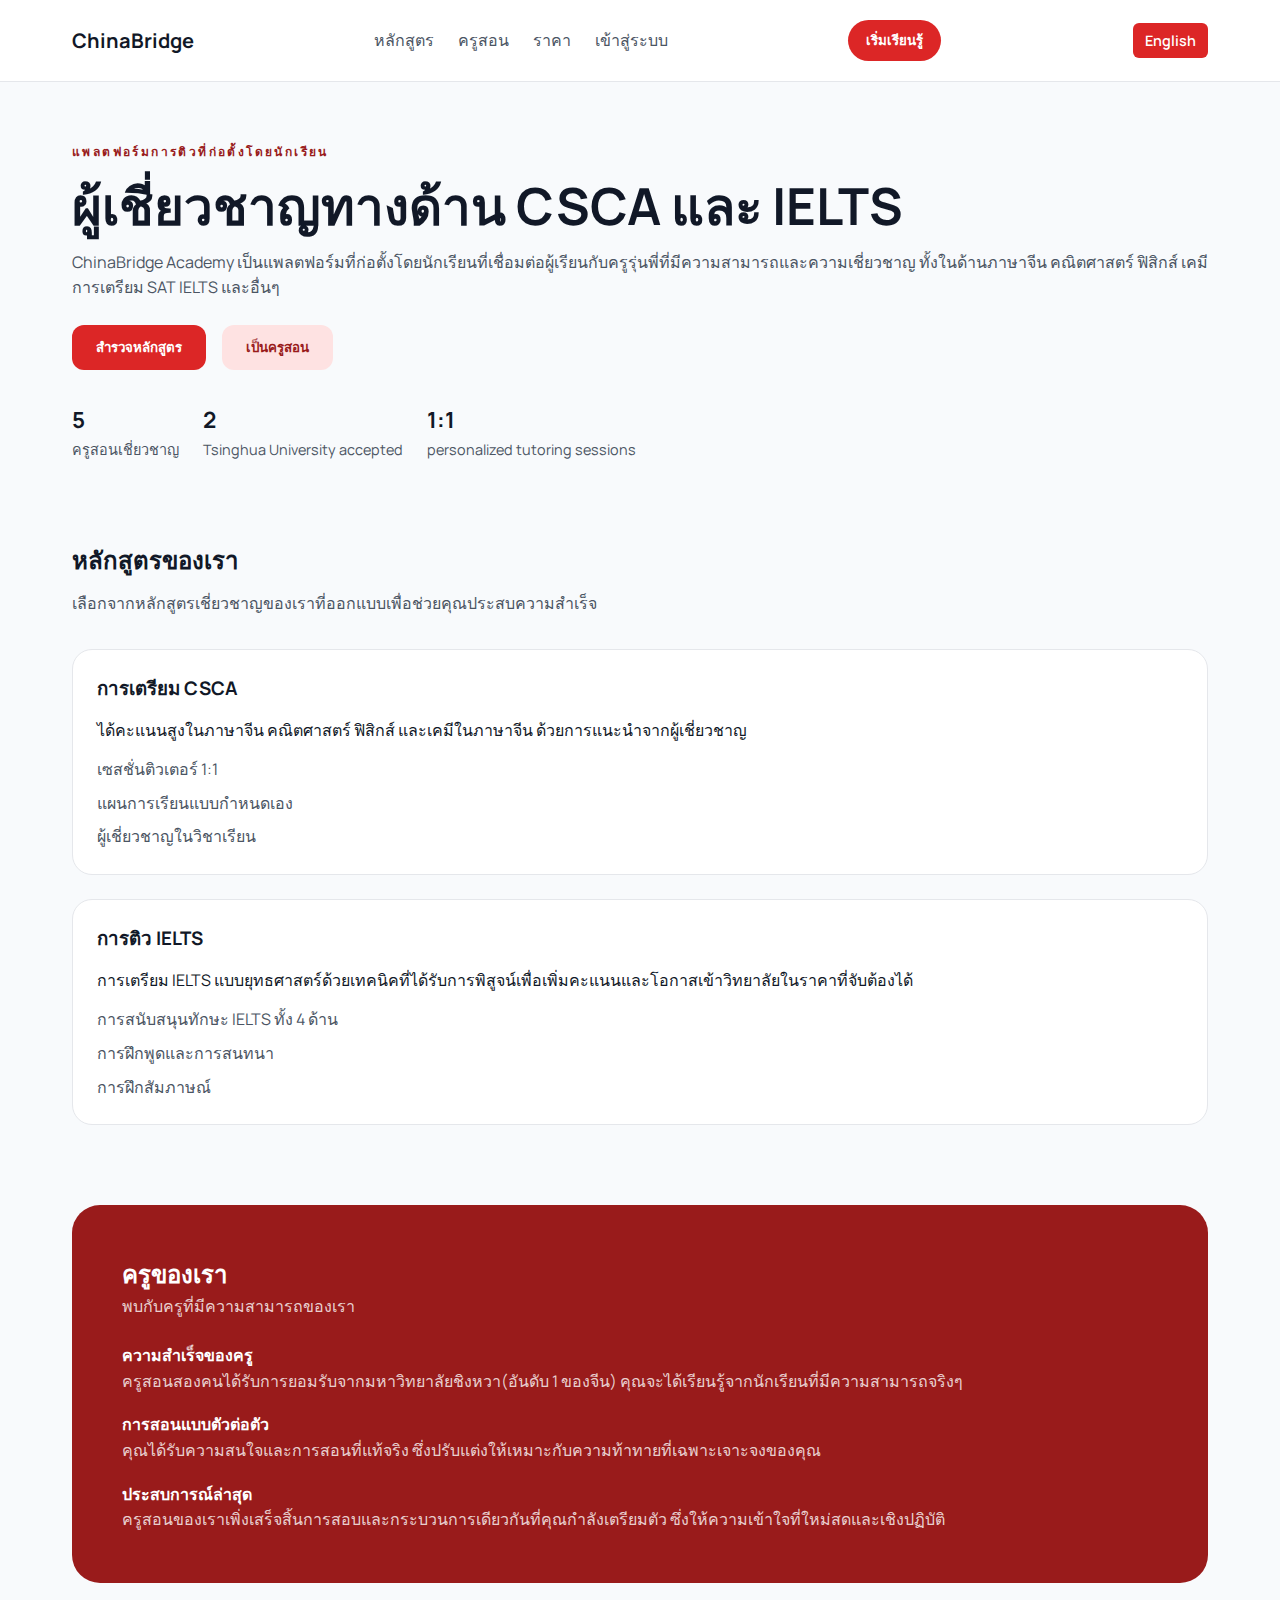
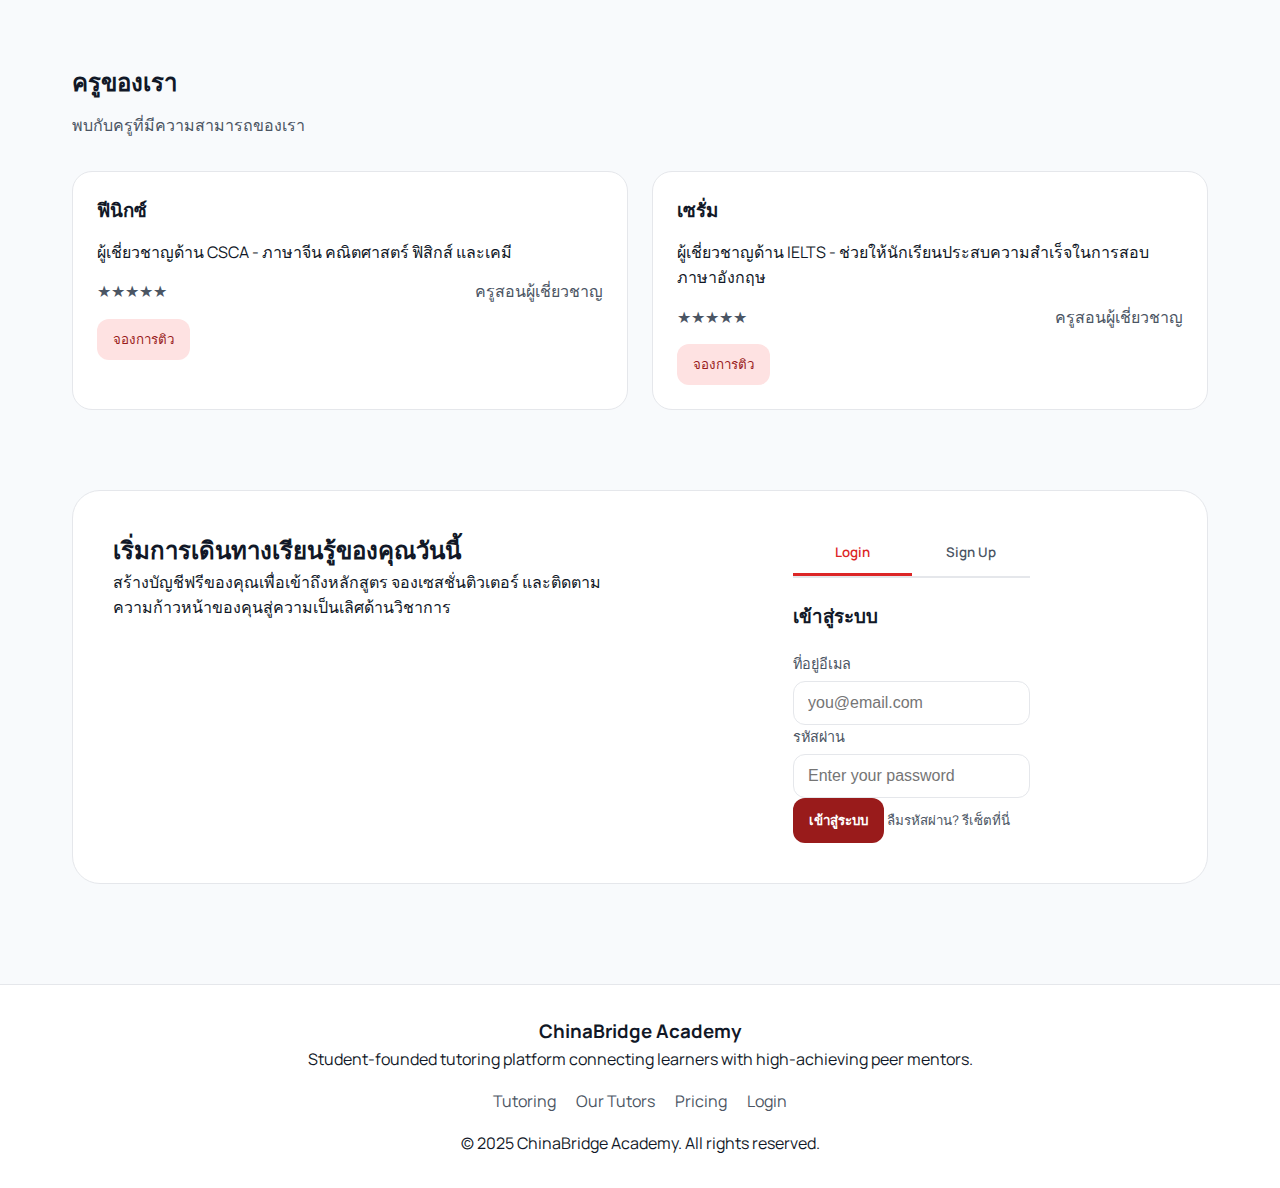
<file: index.html>
<!DOCTYPE html>
<html lang="th">
  <head>
    <meta charset="UTF-8" />
    <meta name="viewport" content="width=device-width, initial-scale=1.0" />
    <title>ChinaBridge Academy | CSCA, SAT, HSK & University Prep</title>
    <link rel="stylesheet" href="styles.css" />
    <link rel="preconnect" href="https://fonts.googleapis.com" />
    <link rel="preconnect" href="https://fonts.gstatic.com" crossorigin />
    <link
      href="https://fonts.googleapis.com/css2?family=Manrope:wght@300;400;500;600;700&display=swap"
      rel="stylesheet"
    />
    <script src="translations.js"></script>
    <style>
      .language-switcher {
        background: var(--accent);
        color: white;
        border: none;
        padding: 8px 12px;
        border-radius: 6px;
        cursor: pointer;
        font-weight: 600;
        font-size: 0.9rem;
        margin-left: 12px;
        transition: opacity 0.2s;
      }
      .language-switcher:hover {
        opacity: 0.9;
      }
      .nav {
        display: flex;
        align-items: center;
        justify-content: space-between;
      }
    </style>
  </head>
  <body>
    <header class="site-header">
      <nav class="nav">
        <div class="logo">ChinaBridge</div>
        <div class="nav-links" id="navLinks">
          <a href="#courses" data-i18n="nav_courses">Courses</a>
          <a href="#tutors" data-i18n="nav_tutors">Tutors</a>
          <a href="#pricing" data-i18n="nav_pricing">Pricing</a>
          <a href="#loginSection" data-i18n="nav_login">Login</a>
        </div>
        <div id="navLoggedIn" style="display:none;gap:20px;" class="nav-links">
          <a href="dashboard.html" data-i18n="nav_dashboard">My Dashboard</a>
          <a href="admin.html" data-i18n="nav_admin">Admin</a>
          <a href="#" onclick="logout(event)" data-i18n="nav_logout">Logout</a>
        </div>
        <button class="nav-cta" data-i18n="nav_start_learning">Start learning</button>
        <button class="language-switcher" id="languageSwitcher" onclick="toggleLanguage()">English</button>
      </nav>
    </header>

    <main>
      <section class="hero">
        <div class="hero-content">
          <p class="eyebrow" data-i18n="hero_eyebrow">Student-founded tutoring platform</p>
          <h1 data-i18n="hero_title">Excel in CSCA, SAT, HSK, HSKK & Chinese University Interviews</h1>
          <p class="hero-subtitle" data-i18n="hero_subtitle">
            ChinaBridge Academy is a student-run platform connecting learners with passionate, high-achieving peer tutors specializing in Chinese, Math, Physics, Chemistry, SAT prep, HSK/HSKK, and China's competitive university admissions process.
          </p>
          <div class="hero-actions">
            <button class="primary" data-i18n="hero_explore">Explore courses</button>
            <button class="secondary" data-i18n="hero_become_tutor">Become a tutor</button>
          </div>
          <div class="hero-stats">
            <div>
              <h3>5</h3>
              <p data-i18n="hero_experts">expert peer tutors</p>
            </div>
            <div>
              <h3>2</h3>
              <p>Tsinghua University accepted</p>
            </div>
            <div>
              <h3>1:1</h3>
              <p>personalized tutoring sessions</p>
            </div>
          </div>
        </div>
      </section>

      <section id="courses" class="section">
        <div class="section-heading">
          <h2 data-i18n="courses_title">Our Courses</h2>
          <p data-i18n="courses_subtitle">Choose from our specialized courses designed to help you excel</p>
        </div>
        <div class="grid two">
          <article class="card">
            <h3 data-i18n="csca_name">CSCA Prep</h3>
            <p data-i18n="csca_desc">Master Chinese language, classics, mathematics, physics, and chemistry with expert guidance</p>
            <ul>
              <li data-i18n="features_tutoring">1:1 tutoring sessions</li>
              <li data-i18n="features_custom">Customized study plans</li>
              <li data-i18n="features_experts">Subject experts available</li>
            </ul>
          </article>
                    <article class="card">
            <h3 data-i18n="ielts_name">IELTS Prep</h3>
            <p data-i18n="ielts_desc">Ace the IELTS exam and improve your English skills</p>
            <ul>
              <li data-i18n="features_ielts">IELTS all 4 skills support</li>
              <li data-i18n="features_speaking">Speaking & conversation practice</li>
              <li data-i18n="features_interview">1:1 personalized coaching at an affordable price</li>
            </ul>
          </article>
        </div>
      </section>

      <section class="section highlight">
        <div class="highlight-content">
          <h2 data-i18n="tutors_title">Our Tutors</h2>
          <p data-i18n="tutors_subtitle">
            Meet our talented and passionate peer tutors
          </p>
          <div class="highlight-list">
            <div>
              <h4 data-i18n="proven_success">Proven Success</h4>
              <p data-i18n="proven_desc">Two tutors accepted to Tsinghua University. Learn from students achieving excellence in the most competitive admissions processes.</p>
            </div>
            <div>
              <h4 data-i18n="personalized_approach">Personalized Approach</h4>
              <p data-i18n="personalized_desc">Small group of tutors means you get genuine, customized attention and mentorship tailored to your specific challenges.</p>
            </div>
            <div>
              <h4 data-i18n="recent_experience">Recent Experience</h4>
              <p data-i18n="recent_desc">Our tutors recently completed the same exams and processes you're preparing for, giving them fresh, practical insights.</p>
            </div>
          </div>
        </div>
      </section>

      <section id="tutors" class="section">
        <div class="section-heading">
          <h2 data-i18n="tutors_title">Meet our passionate peer tutors</h2>
          <p data-i18n="tutors_subtitle">High-achieving students who excel at the subjects and exams you're preparing for.</p>
        </div>
        <div class="grid three">
          <article class="profile">
            <h3 data-i18n="tutor_phoenix">Phoenix</h3>
            <p data-i18n="tutor_phoenix_desc">CSCA Expert - Chinese, Classics, Math, Physics, and Chemistry</p>
            <div class="profile-meta">
              <span>★★★★★</span>
              <span data-i18n="expert_tutor">Expert tutor</span>
            </div>
            <button data-i18n="book_tutoring">Book tutoring</button>
          </article>
          <article class="profile">
            <h3 data-i18n="tutor_serum">Serum</h3>
            <p data-i18n="tutor_serum_desc">IELTS Expert - Helping students ace English proficiency exams</p>
            <div class="profile-meta">
              <span>★★★★★</span>
              <span data-i18n="expert_tutor">Expert tutor</span>
            </div>
            <button data-i18n="book_tutoring">Book tutoring</button>
          </article>
        </div>
      </section>

      <section id="loginSection" class="section cta">
        <div class="cta-content">
          <h2 data-i18n="login_title">Start your learning journey today</h2>
          <p data-i18n="login_subtitle">
            Create your free account to access courses, schedule tutoring sessions, and track your progress toward academic excellence.
          </p>
        </div>
        
        <div class="auth-container">
          <div class="auth-tabs">
            <button class="auth-tab active" data-tab="login">Login</button>
            <button class="auth-tab" data-tab="register">Sign Up</button>
          </div>
          
          <form id="loginForm" class="cta-form auth-form active">
            <h3 data-i18n="btn_login">Login to your account</h3>
            <div id="loginError" class="error-message" style="display:none;"></div>
            <label>
              <span data-i18n="form_email">Email address</span>
              <input type="email" id="loginEmail" placeholder="you@email.com" required />
            </label>
            <label>
              <span data-i18n="form_password">Password</span>
              <input type="password" id="loginPassword" placeholder="Enter your password" required />
            </label>
            <button type="submit" id="loginBtn" data-i18n="btn_login">Login</button>
            <small><span data-i18n="link_forgot_password">Forgot password?</span> <a href="#" onclick="showForgotPasswordForm(event)" data-i18n="link_reset_here">Reset it here</a></small>
          </form>
          
          <form id="registerForm" class="cta-form auth-form" style="display:none;">
            <h3 data-i18n="btn_create_account">Create your account</h3>
            <div id="registerError" class="error-message" style="display:none;"></div>
            <label>
              <span data-i18n="form_first_name">First Name</span>
              <input type="text" id="firstName" placeholder="First name" />
            </label>
            <label>
              <span data-i18n="form_last_name">Last Name</span>
              <input type="text" id="lastName" placeholder="Last name" />
            </label>
            <label>
              <span data-i18n="form_email">Email address</span>
              <input type="email" id="regEmail" placeholder="you@email.com" required />
            </label>
            <label>
              <span data-i18n="form_password">Password</span>
              <input type="password" id="regPassword" placeholder="Create a password (min 6 characters)" required />
            </label>
            <label>
              <span data-i18n="form_confirm_password">Confirm Password</span>
              <input type="password" id="confirmPassword" placeholder="Confirm password" required />
            </label>
            <button type="submit" id="registerBtn" data-i18n="btn_signup">Create Account</button>
            <small>By signing up, you agree to our Terms & Privacy Policy.</small>
          </form>
          
          <form id="forgotPasswordForm" class="cta-form auth-form" style="display:none;">
            <h3>Reset your password</h3>
            <p style="color: var(--text-secondary); margin-bottom: 16px; font-size: 0.9rem;">
              Enter your email address and we'll send you a link to reset your password.
            </p>
            <div id="forgotError" class="error-message" style="display:none;"></div>
            <label>
              Email address
              <input type="email" id="forgotEmail" placeholder="you@email.com" required />
            </label>
            <button type="submit" id="forgotBtn">Send Reset Link</button>
            <small><a href="#" onclick="backToLogin(event)" style="color: var(--accent); cursor: pointer;">Back to Login</a></small>
          </form>
          
          <div id="successMessage" class="success-message" style="display:none;"></div>
        </div>
      </section>
    </main>

    <footer class="site-footer">
      <div>
        <h3>ChinaBridge Academy</h3>
        <p>Student-founded tutoring platform connecting learners with high-achieving peer mentors.</p>
      </div>
      <div class="footer-links">
        <a href="#courses">Tutoring</a>
        <a href="#tutors">Our Tutors</a>
        <a href="#pricing">Pricing</a>
        <a href="#loginSection">Login</a>
      </div>
      <p class="copyright">© 2025 ChinaBridge Academy. All rights reserved.</p>
    </footer>

    <script>
      // API Configuration
      const API_BASE_URL = '/api';
      let currentUser = null;

      // Tab switching functionality
      document.querySelectorAll('.auth-tab').forEach(tab => {
        tab.addEventListener('click', function(e) {
          e.preventDefault();
          const tabName = this.getAttribute('data-tab');
          
          // Update active tab
          document.querySelectorAll('.auth-tab').forEach(t => t.classList.remove('active'));
          this.classList.add('active');
          
          // Update active form
          document.querySelectorAll('.auth-form').forEach(form => form.style.display = 'none');
          if (tabName === 'login') {
            document.getElementById('loginForm').style.display = 'block';
          } else {
            document.getElementById('registerForm').style.display = 'block';
          }
        });
      });

      // Login Form Handler
      document.getElementById('loginForm').addEventListener('submit', async function(e) {
        e.preventDefault();
        
        const email = document.getElementById('loginEmail').value;
        const password = document.getElementById('loginPassword').value;
        const errorDiv = document.getElementById('loginError');
        const loginBtn = document.getElementById('loginBtn');
        
        errorDiv.style.display = 'none';
        loginBtn.disabled = true;
        loginBtn.textContent = 'Logging in...';
        
        try {
          const response = await fetch(`${API_BASE_URL}/login`, {
            method: 'POST',
            headers: {
              'Content-Type': 'application/json',
            },
            body: JSON.stringify({ email, password })
          });
          
          const data = await response.json();
          
          if (response.ok) {
            currentUser = data;
            // Save with timestamp for session management
            const sessionData = {
              ...data,
              loginTime: new Date().getTime()
            };
            localStorage.setItem('currentUser', JSON.stringify(sessionData));
            console.log('[Login] User logged in and saved to localStorage:', data.email);
            showSuccessMessage('Login successful! Redirecting to dashboard...');
            setTimeout(() => {
              window.location.href = 'dashboard.html';
            }, 1500);
          } else {
            errorDiv.textContent = data.error || 'Login failed';
            errorDiv.style.display = 'block';
          }
        } catch (error) {
          errorDiv.textContent = 'Error connecting to server: ' + error.message;
          errorDiv.style.display = 'block';
          console.error('[Login] Error:', error);
        } finally {
          loginBtn.disabled = false;
          loginBtn.textContent = 'Login';
        }
      });

      // Register Form Handler
      document.getElementById('registerForm').addEventListener('submit', async function(e) {
        e.preventDefault();
        
        const firstName = document.getElementById('firstName').value;
        const lastName = document.getElementById('lastName').value;
        const email = document.getElementById('regEmail').value;
        const password = document.getElementById('regPassword').value;
        const confirmPassword = document.getElementById('confirmPassword').value;
        const errorDiv = document.getElementById('registerError');
        const registerBtn = document.getElementById('registerBtn');
        
        errorDiv.style.display = 'none';
        
        // Validation
        if (password !== confirmPassword) {
          errorDiv.textContent = 'Passwords do not match';
          errorDiv.style.display = 'block';
          return;
        }
        
        if (password.length < 6) {
          errorDiv.textContent = 'Password must be at least 6 characters';
          errorDiv.style.display = 'block';
          return;
        }
        
        registerBtn.disabled = true;
        registerBtn.textContent = 'Creating account...';
        
        try {
          const response = await fetch(`${API_BASE_URL}/register`, {
            method: 'POST',
            headers: {
              'Content-Type': 'application/json',
            },
            body: JSON.stringify({
              email,
              password,
              first_name: firstName,
              last_name: lastName
            })
          });
          
          const data = await response.json();
          
          if (response.ok) {
            showSuccessMessage('Account created successfully! Switching to login...');
            setTimeout(() => {
              document.getElementById('registerForm').reset();
              document.querySelectorAll('.auth-tab')[0].click();
            }, 2000);
          } else {
            errorDiv.textContent = data.error || 'Registration failed';
            errorDiv.style.display = 'block';
          }
        } catch (error) {
          errorDiv.textContent = 'Error connecting to server: ' + error.message;
          errorDiv.style.display = 'block';
        } finally {
          registerBtn.disabled = false;
          registerBtn.textContent = 'Create Account';
        }
      });

      // Forgot Password Form Handler
      document.getElementById('forgotPasswordForm').addEventListener('submit', async function(e) {
        e.preventDefault();
        
        const email = document.getElementById('forgotEmail').value;
        const errorDiv = document.getElementById('forgotError');
        const forgotBtn = document.getElementById('forgotBtn');
        
        errorDiv.style.display = 'none';
        forgotBtn.disabled = true;
        forgotBtn.textContent = 'Sending...';
        
        try {
          const response = await fetch(`${API_BASE_URL}/forgot-password`, {
            method: 'POST',
            headers: {
              'Content-Type': 'application/json',
            },
            body: JSON.stringify({ email })
          });
          
          const data = await response.json();
          
          if (response.ok) {
            showSuccessMessage('Reset link sent! Check your email for instructions.');
            setTimeout(() => {
              document.getElementById('forgotPasswordForm').reset();
              document.querySelectorAll('.auth-tab')[0].click();
            }, 2000);
          } else {
            errorDiv.textContent = data.error || 'Failed to send reset link';
            errorDiv.style.display = 'block';
          }
        } catch (error) {
          errorDiv.textContent = 'Error connecting to server: ' + error.message;
          errorDiv.style.display = 'block';
        } finally {
          forgotBtn.disabled = false;
          forgotBtn.textContent = 'Send Reset Link';
        }
      });

      function showForgotPasswordForm(e) {
        e.preventDefault();
        document.querySelectorAll('.auth-form').forEach(form => form.style.display = 'none');
        document.getElementById('forgotPasswordForm').style.display = 'block';
      }

      function backToLogin(e) {
        e.preventDefault();
        document.querySelectorAll('.auth-form').forEach(form => form.style.display = 'none');
        document.getElementById('loginForm').style.display = 'block';
      }

      function showSuccessMessage(message) {
        const successDiv = document.getElementById('successMessage');
        successDiv.textContent = message;
        successDiv.style.display = 'block';
        setTimeout(() => {
          successDiv.style.display = 'none';
        }, 4000);
      }

      // Check if user is logged in on page load
      window.addEventListener('load', function() {
        const savedUser = localStorage.getItem('currentUser');
        if (savedUser) {
          try {
            currentUser = JSON.parse(savedUser);
            console.log('[Session] User already logged in:', currentUser.email);
            updateNavForLoggedInUser();
            hideLoginSection();
          } catch (e) {
            console.error('[Session] Failed to parse saved user:', e);
            localStorage.removeItem('currentUser');
          }
        } else {
          console.log('[Session] No user logged in');
        }
      });

      function updateNavForLoggedInUser() {
        // Hide login nav and show logged-in nav
        document.getElementById('navLinks').style.display = 'none';
        document.getElementById('navLoggedIn').style.display = 'flex';
      }

      function hideLoginSection() {
        // Hide the login/register section when user is already logged in
        const loginSection = document.getElementById('loginSection');
        if (loginSection) {
          loginSection.style.display = 'none';
        }
      }

      function logout(e) {
        e.preventDefault();
        localStorage.removeItem('currentUser');
        window.location.href = 'index.html';
      }

      function toggleLanguage() {
        setLanguage(currentLanguage === 'th' ? 'en' : 'th');
      }
    </script>
  </body>
</html>
</file>
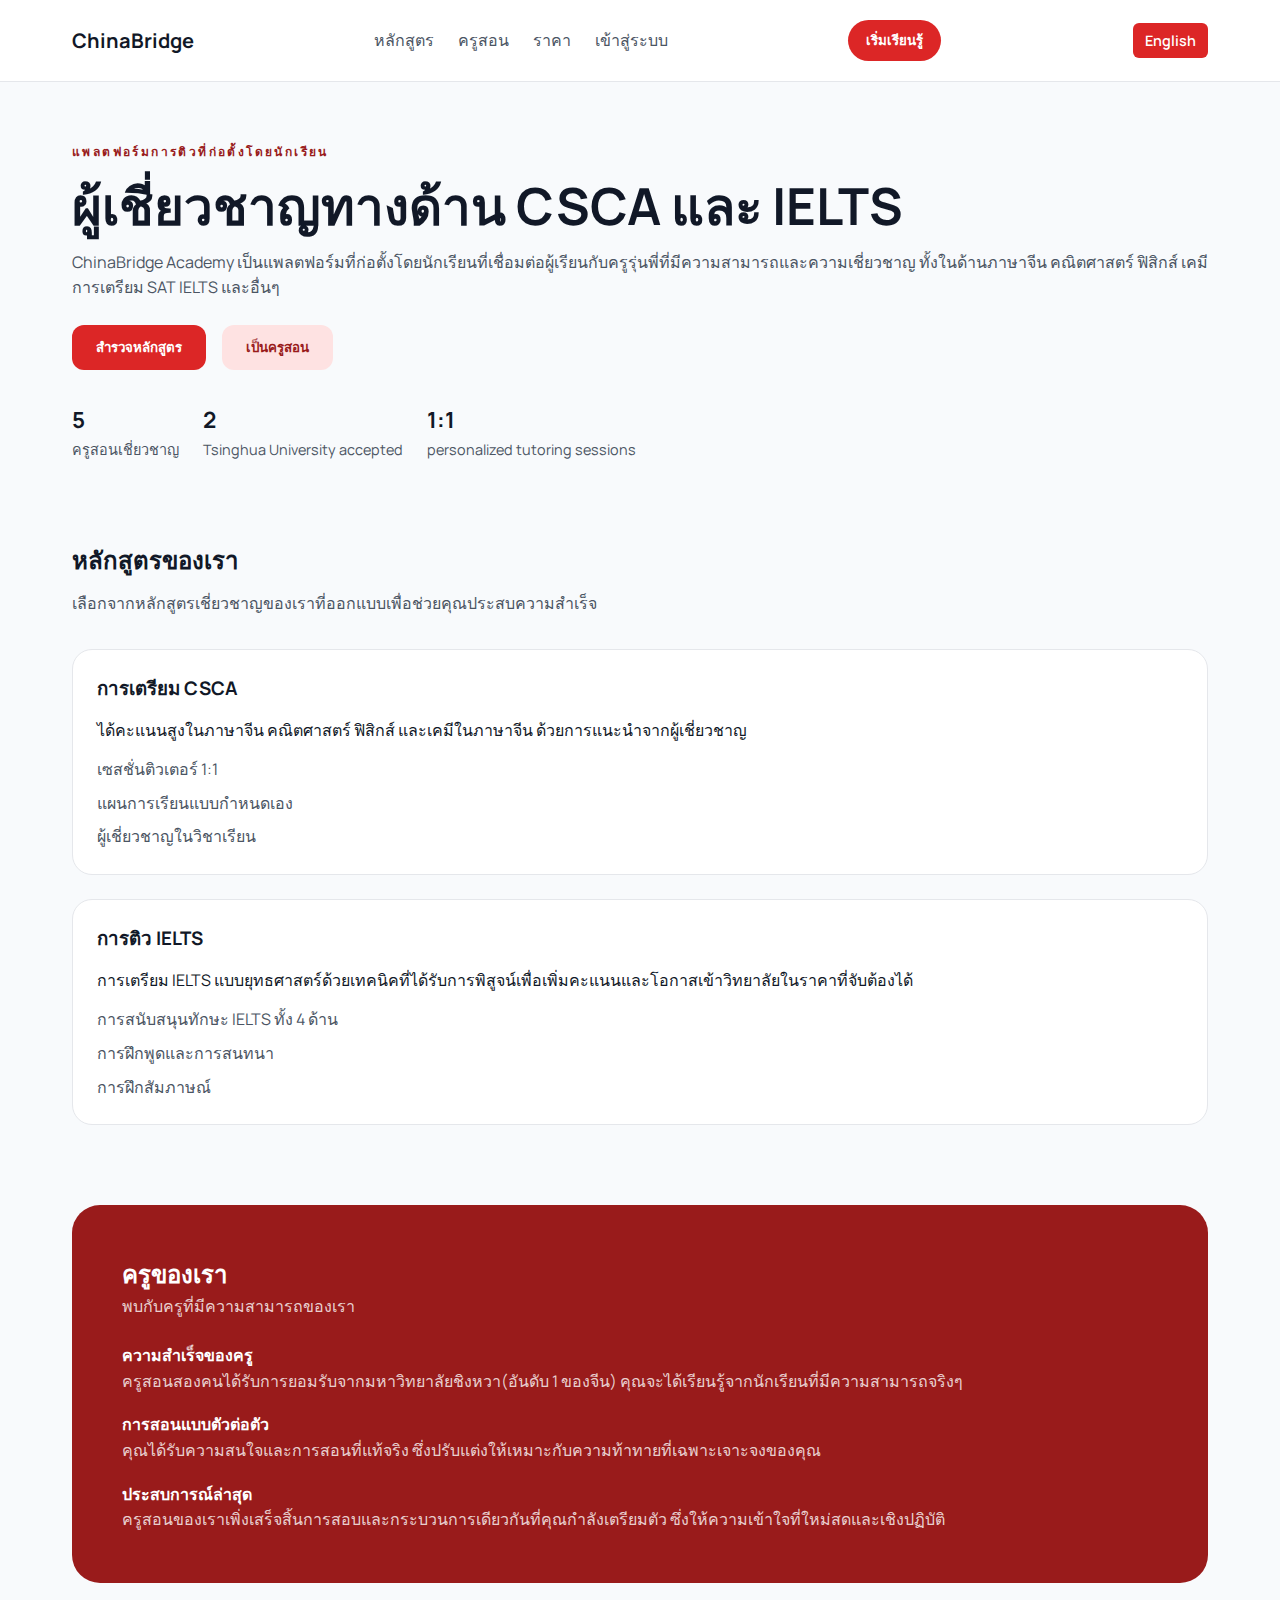
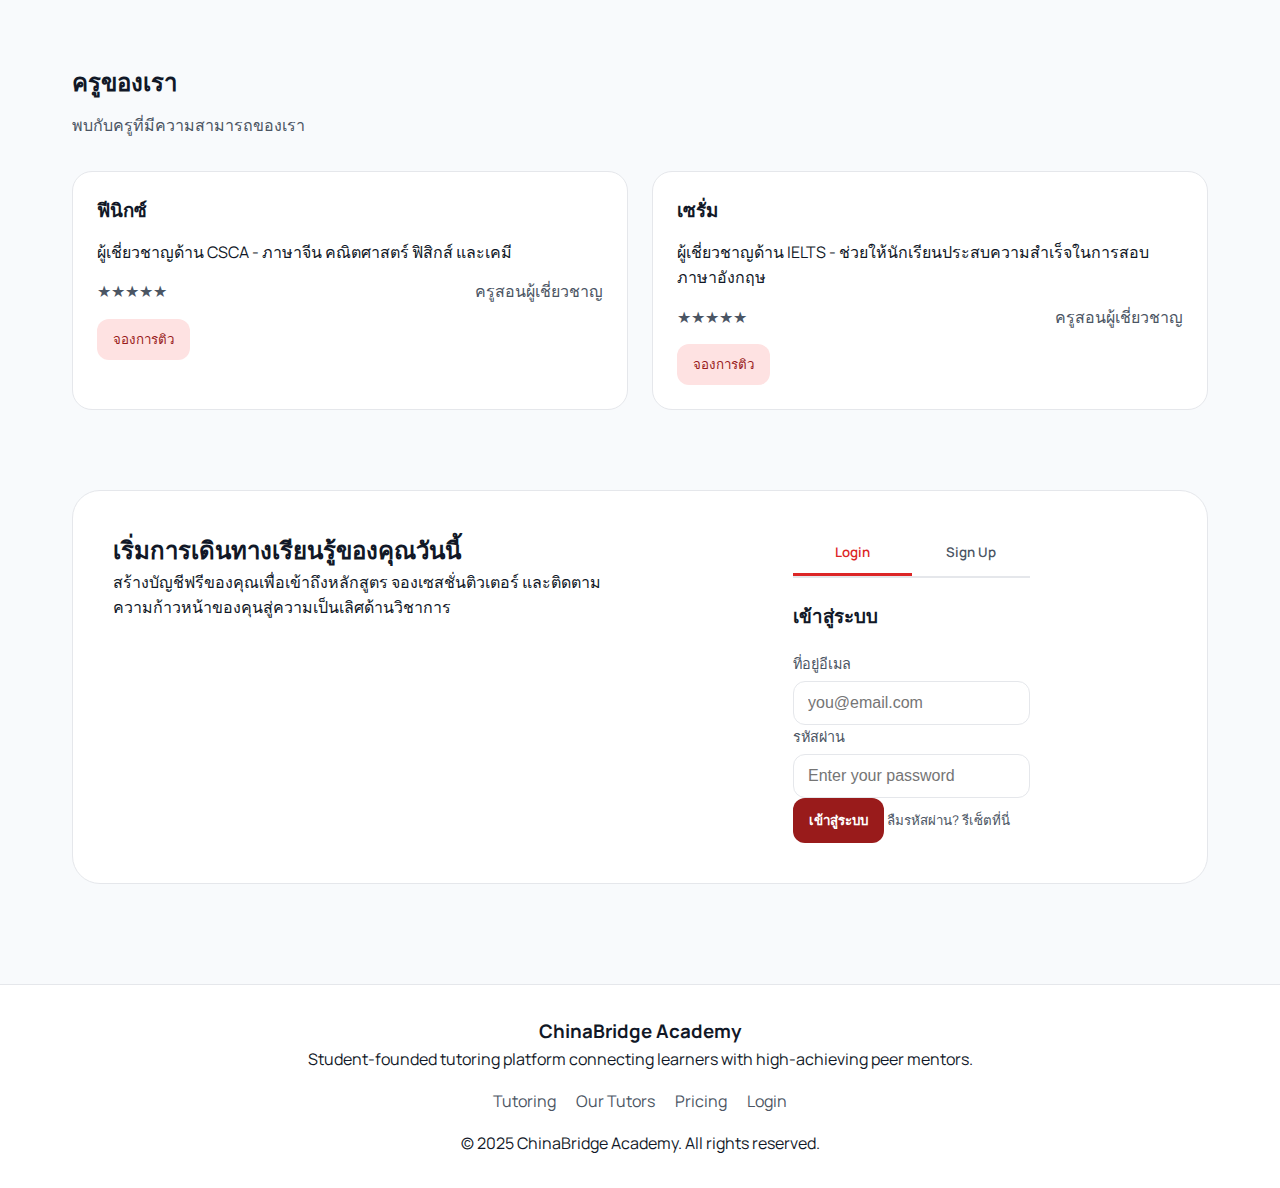
<file: dashboard.html>
<!DOCTYPE html>
<html lang="th">
  <head>
    <meta charset="UTF-8" />
    <meta name="viewport" content="width=device-width, initial-scale=1.0" />
    <title>Student Dashboard | ChinaBridge Academy</title>
    <link rel="stylesheet" href="styles.css" />
    <link rel="preconnect" href="https://fonts.googleapis.com" />
    <link rel="preconnect" href="https://fonts.gstatic.com" crossorigin />
    <link
      href="https://fonts.googleapis.com/css2?family=Manrope:wght@300;400;500;600;700&display=swap"
      rel="stylesheet"
    />
    <script src="translations.js"></script>
    <style>
      .language-switcher {
        background: var(--accent);
        color: white;
        border: none;
        padding: 8px 12px;
        border-radius: 6px;
        cursor: pointer;
        font-weight: 600;
        font-size: 0.9rem;
        margin-left: 12px;
        transition: opacity 0.2s;
      }
      .language-switcher:hover {
        opacity: 0.9;
      }
    </style>
    <style>
      .dashboard-container {
        max-width: 1200px;
        margin: 0 auto;
        padding: 40px 32px;
      }

      .dashboard-header {
        display: flex;
        justify-content: space-between;
        align-items: center;
        margin-bottom: 40px;
        padding-bottom: 20px;
        border-bottom: 2px solid var(--border);
      }

      .dashboard-header h1 {
        margin: 0;
        font-size: 2rem;
      }

      .logout-btn {
        background: var(--accent-dark);
        color: white;
        padding: 10px 16px;
        border-radius: 8px;
        cursor: pointer;
        font-weight: 600;
      }

      .logout-btn:hover {
        opacity: 0.9;
      }

      .user-greeting {
        margin-bottom: 30px;
      }

      .user-greeting h2 {
        color: var(--text-primary);
        margin-bottom: 10px;
      }

      .user-greeting p {
        color: var(--text-secondary);
      }

      .section-title {
        font-size: 1.5rem;
        margin-bottom: 20px;
        color: var(--text-primary);
        margin-top: 40px;
      }

      .enrollments-container {
        display: grid;
        grid-template-columns: repeat(auto-fill, minmax(300px, 1fr));
        gap: 20px;
        margin-bottom: 40px;
      }

      .enrollment-card {
        background: white;
        padding: 20px;
        border-radius: 12px;
        border: 1px solid var(--border);
        box-shadow: 0 2px 8px rgba(0, 0, 0, 0.05);
      }

      .enrollment-card h3 {
        color: var(--text-primary);
        margin-bottom: 12px;
      }

      .enrollment-card p {
        color: var(--text-secondary);
        margin-bottom: 12px;
        font-size: 0.95rem;
      }

      .tutor-name {
        color: var(--accent);
        font-weight: 600;
      }

      .btn-primary {
        background: var(--accent);
        color: white;
        padding: 10px 16px;
        border: none;
        border-radius: 8px;
        cursor: pointer;
        font-weight: 600;
        font-size: 0.9rem;
      }

      .btn-primary:hover {
        background: var(--accent-dark);
      }

      .empty-state {
        text-align: center;
        padding: 60px 20px;
        background: var(--surface-muted);
        border-radius: 12px;
        color: var(--text-secondary);
      }

      .empty-state h3 {
        color: var(--text-primary);
        margin-bottom: 10px;
      }

      .available-courses {
        display: grid;
        grid-template-columns: repeat(auto-fill, minmax(280px, 1fr));
        gap: 20px;
        margin-bottom: 40px;
      }

      .course-card {
        background: white;
        padding: 20px;
        border-radius: 12px;
        border: 1px solid var(--border);
        box-shadow: 0 2px 8px rgba(0, 0, 0, 0.05);
        transition: all 0.3s ease;
      }

      .course-card:hover {
        box-shadow: 0 8px 20px rgba(0, 0, 0, 0.1);
        transform: translateY(-4px);
      }

      .course-card h3 {
        color: var(--text-primary);
        margin-bottom: 12px;
      }

      .course-card p {
        color: var(--text-secondary);
        margin-bottom: 16px;
        font-size: 0.95rem;
      }

      .course-card ul {
        list-style: none;
        padding: 0;
        margin-bottom: 16px;
      }

      .course-card li {
        color: var(--text-secondary);
        font-size: 0.9rem;
        margin-bottom: 8px;
        padding-left: 20px;
        position: relative;
      }

      .course-card li:before {
        content: "✓";
        position: absolute;
        left: 0;
        color: var(--accent);
        font-weight: bold;
      }

      .btn-enroll {
        background: var(--accent);
        color: white;
        padding: 10px 16px;
        border: none;
        border-radius: 8px;
        cursor: pointer;
        font-weight: 600;
        width: 100%;
      }

      .btn-enroll:hover {
        background: var(--accent-dark);
      }

      .sessions-container {
        background: white;
        padding: 20px;
        border-radius: 12px;
        border: 1px solid var(--border);
      }

      .session-item {
        padding: 16px;
        border-bottom: 1px solid var(--border);
      }

      .session-item:last-child {
        border-bottom: none;
      }

      .session-header {
        display: flex;
        justify-content: space-between;
        align-items: center;
        margin-bottom: 8px;
      }

      .session-tutor {
        font-weight: 600;
        color: var(--text-primary);
      }

      .session-status {
        display: inline-block;
        padding: 4px 12px;
        border-radius: 20px;
        font-size: 0.85rem;
        font-weight: 600;
      }

      .session-status.scheduled {
        background: #fee2e2;
        color: var(--accent);
      }

      .session-date {
        color: var(--text-secondary);
        font-size: 0.9rem;
      }

      .loading {
        text-align: center;
        padding: 40px;
        color: var(--text-secondary);
      }

      @media (max-width: 768px) {
        .dashboard-container {
          padding: 20px 16px;
        }

        .dashboard-header {
          flex-direction: column;
          gap: 16px;
          align-items: flex-start;
        }

        .enrollments-container,
        .available-courses {
          grid-template-columns: 1fr;
        }
      }
    </style>
  </head>
  <body>
    <header class="site-header">
      <nav class="nav">
        <div class="logo">ChinaBridge</div>
        <div class="nav-links">
          <a href="index.html">Home</a>
          <a href="dashboard.html" style="color: var(--accent);">Dashboard</a>
          <a href="admin.html">Admin</a>
        </div>
        <button class="nav-cta" onclick="logout()">Logout</button>
        <button class="language-switcher" id="languageSwitcher" onclick="toggleLanguage()">English</button>
      </nav>
    </header>

    <main>
      <div class="dashboard-container">
        <div class="dashboard-header">
          <div>
            <h1>Student Dashboard</h1>
            <p style="color: var(--text-secondary);" id="userEmail"></p>
          </div>
        </div>

        <div class="user-greeting">
          <h2 id="greeting">Welcome!</h2>
          <p id="subtitle">Manage your courses and tutoring sessions</p>
        </div>

        <!-- My Enrollments Section -->
        <div>
          <h3 class="section-title">My Courses</h3>
          <div id="enrollmentsContainer" class="enrollments-container">
            <div class="loading">Loading your courses...</div>
          </div>
        </div>

        <!-- Available Courses Section -->
        <div id="availableCoursesSection" style="display:none;">
          <h3 class="section-title">Available Courses</h3>
          <p style="color: var(--text-secondary); margin-bottom: 20px;">Start your learning journey by enrolling in one of our courses:</p>
          <div class="available-courses" id="availableCoursesContainer">
            <!-- Courses will be populated by JavaScript -->
          </div>
        </div>

        <!-- Sessions Section -->
        <div>
          <h3 class="section-title">Upcoming Tutoring Sessions</h3>
          <div id="sessionsContainer" class="sessions-container">
            <div class="loading">Loading your sessions...</div>
          </div>
        </div>
      </div>
    </main>

    <footer class="site-footer">
      <div>
        <h3>ChinaBridge Academy</h3>
        <p>Your personalized learning dashboard</p>
      </div>
      <div class="footer-links">
        <a href="index.html">Home</a>
        <a href="dashboard.html">Dashboard</a>
        <a href="admin.html">Admin</a>
      </div>
      <p class="copyright">© 2025 ChinaBridge Academy. All rights reserved.</p>
    </footer>

    <script>
      const API_BASE_URL = '/api';
      let currentUser = null;

      // Initialize user from localStorage immediately
      function restoreUserSession() {
        const savedUser = localStorage.getItem('currentUser');
        console.log('[Session] Checking for saved user...', savedUser ? 'Found' : 'Not found');
        
        if (savedUser) {
          try {
            currentUser = JSON.parse(savedUser);
            console.log('[Session] User restored:', currentUser.email);
            return true;
          } catch (e) {
            console.error('[Session] Failed to parse saved user:', e);
            localStorage.removeItem('currentUser');
            return false;
          }
        }
        return false;
      }

      // Check if logged in before anything else loads
      function checkAndInitialize() {
        if (!restoreUserSession()) {
          console.log('[Session] No user found, redirecting to login');
          window.location.href = 'index.html';
          return;
        }
        console.log('[Session] User verified, initializing dashboard');
      }

      // Run immediately on script load
      checkAndInitialize();

      // Also check on page load as fallback
      window.addEventListener('load', function() {
        if (!currentUser) {
          console.log('[Init] currentUser not set, checking again');
          checkAndInitialize();
        } else {
          initDashboard();
        }
      });

      // Auto-restore if currentUser is null but localStorage has data
      window.addEventListener('focus', function() {
        if (!currentUser) {
          console.log('[Focus] Restoring session on window focus');
          restoreUserSession();
        }
      });

      // Available courses
      const availableCourses = [
        {
          id: 1,
          name: 'CSCA Prep',
          description: 'Master Chinese language, classics, mathematics, physics, and chemistry with expert guidance',
          features: ['1:1 tutoring sessions', 'Customized study plans', 'Subject experts available'],
          tutors: ['Phoenix']
        },
        {
          id: 2,
          name: 'IELTS Tutoring',
          description: 'Master English language proficiency with expert guidance to ace the IELTS exam',
          features: ['Practice test review', 'Targeted skill building', 'Strategy sessions'],
          tutors: ['Serum']
        }
      ];

      function initDashboard() {
        // Update greeting
        const firstName = currentUser.first_name || 'User';
        document.getElementById('greeting').textContent = `Welcome back, ${firstName}!`;
        document.getElementById('userEmail').textContent = currentUser.email;

        // Load enrollments and sessions
        loadEnrollments();
        loadSessions();
      }

      async function loadEnrollments() {
        try {
          const response = await fetch(`${API_BASE_URL}/enrollments/${currentUser.student_id}`);
          
          if (response.ok) {
            const enrollments = await response.json();
            displayEnrollments(enrollments);
          } else {
            // No enrollments endpoint yet, show empty state
            displayEnrollments([]);
          }
        } catch (error) {
          console.log('No enrollments found, showing available courses');
          displayEnrollments([]);
        }
      }

      function displayEnrollments(enrollments) {
        const container = document.getElementById('enrollmentsContainer');
        
        if (enrollments.length === 0) {
          container.innerHTML = `
            <div class="empty-state">
              <h3>No Courses Yet</h3>
              <p>Start your learning journey by enrolling in one of our courses below!</p>
            </div>
          `;
          // Show available courses
          displayAvailableCourses();
        } else {
          container.innerHTML = '';
          enrollments.forEach(enrollment => {
            const enrollmentCard = document.createElement('div');
            enrollmentCard.className = 'enrollment-card';
            enrollmentCard.innerHTML = `
              <h3>${enrollment.subject}</h3>
              <p>Tutor: <span class="tutor-name">${enrollment.tutor_name}</span></p>
              <p>Enrolled: ${new Date(enrollment.enrolled_date).toLocaleDateString('en-US', {year: 'numeric', month: 'short', day: 'numeric'})}</p>
              <button class="btn-primary" onclick="bookSession('${enrollment.tutor_name}', '${enrollment.subject}')">
                Book Session
              </button>
            `;
            container.appendChild(enrollmentCard);
          });
        }
      }

      function displayAvailableCourses() {
        document.getElementById('availableCoursesSection').style.display = 'block';
        const container = document.getElementById('availableCoursesContainer');
        container.innerHTML = '';

        availableCourses.forEach(course => {
          const courseCard = document.createElement('div');
          courseCard.className = 'course-card';
          
          const featuresList = course.features.map(f => `<li>${f}</li>`).join('');
          
          courseCard.innerHTML = `
            <h3>${course.name}</h3>
            <p>${course.description}</p>
            <ul>${featuresList}</ul>
            <p style="color: var(--accent); font-weight: 600; font-size: 0.9rem;">With: ${course.tutors.join(', ')}</p>
            <button class="btn-enroll" onclick="enrollCourse('${course.name}', '${course.tutors[0]}')">
              Enroll Now
            </button>
          `;
          
          container.appendChild(courseCard);
        });
      }

      function enrollCourse(courseSubject, tutorName) {
        // TODO: Implement enrollment in backend
        alert(`Enrolled in ${courseSubject} with ${tutorName}!\n\nEnrollment feature coming soon. For now, you can book a direct tutoring session.`);
      }

      function bookSession(tutorName, subject) {
        alert(`Booking a session with ${tutorName} for ${subject}.\n\nSession booking feature coming soon!`);
      }

      async function loadSessions() {
        try {
          const response = await fetch(`${API_BASE_URL}/sessions/${currentUser.student_id}`);
          
          if (response.ok) {
            const sessions = await response.json();
            displaySessions(sessions);
          } else {
            displaySessions([]);
          }
        } catch (error) {
          displaySessions([]);
        }
      }

      function displaySessions(sessions) {
        const container = document.getElementById('sessionsContainer');
        
        if (sessions.length === 0) {
          container.innerHTML = `
            <div style="padding: 20px; text-align: center; color: var(--text-secondary);">
              <p>No upcoming sessions booked yet.</p>
              <p style="font-size: 0.9rem; margin-top: 8px;">Book your first tutoring session with one of our expert tutors!</p>
            </div>
          `;
        } else {
          container.innerHTML = '';
          sessions.forEach(session => {
            const sessionDate = new Date(session.date_time).toLocaleDateString('en-US', {
              year: 'numeric',
              month: 'short',
              day: 'numeric',
              hour: '2-digit',
              minute: '2-digit'
            });
            
            const sessionItem = document.createElement('div');
            sessionItem.className = 'session-item';
            sessionItem.innerHTML = `
              <div class="session-header">
                <span class="session-tutor">${session.tutor_name}</span>
                <span class="session-status ${session.status}">${session.status.charAt(0).toUpperCase() + session.status.slice(1)}</span>
              </div>
              <div class="session-date">${sessionDate} • ${session.duration_hours} hour(s)</div>
              ${session.notes ? `<p style="margin-top: 8px; color: var(--text-secondary); font-size: 0.9rem;">${session.notes}</p>` : ''}
            `;
            container.appendChild(sessionItem);
          });
        }
      }

      function logout() {
        localStorage.removeItem('currentUser');
        window.location.href = 'index.html';
      }

      function toggleLanguage() {
        setLanguage(currentLanguage === 'th' ? 'en' : 'th');
      }
    </script>
  </body>
</html>
</file>
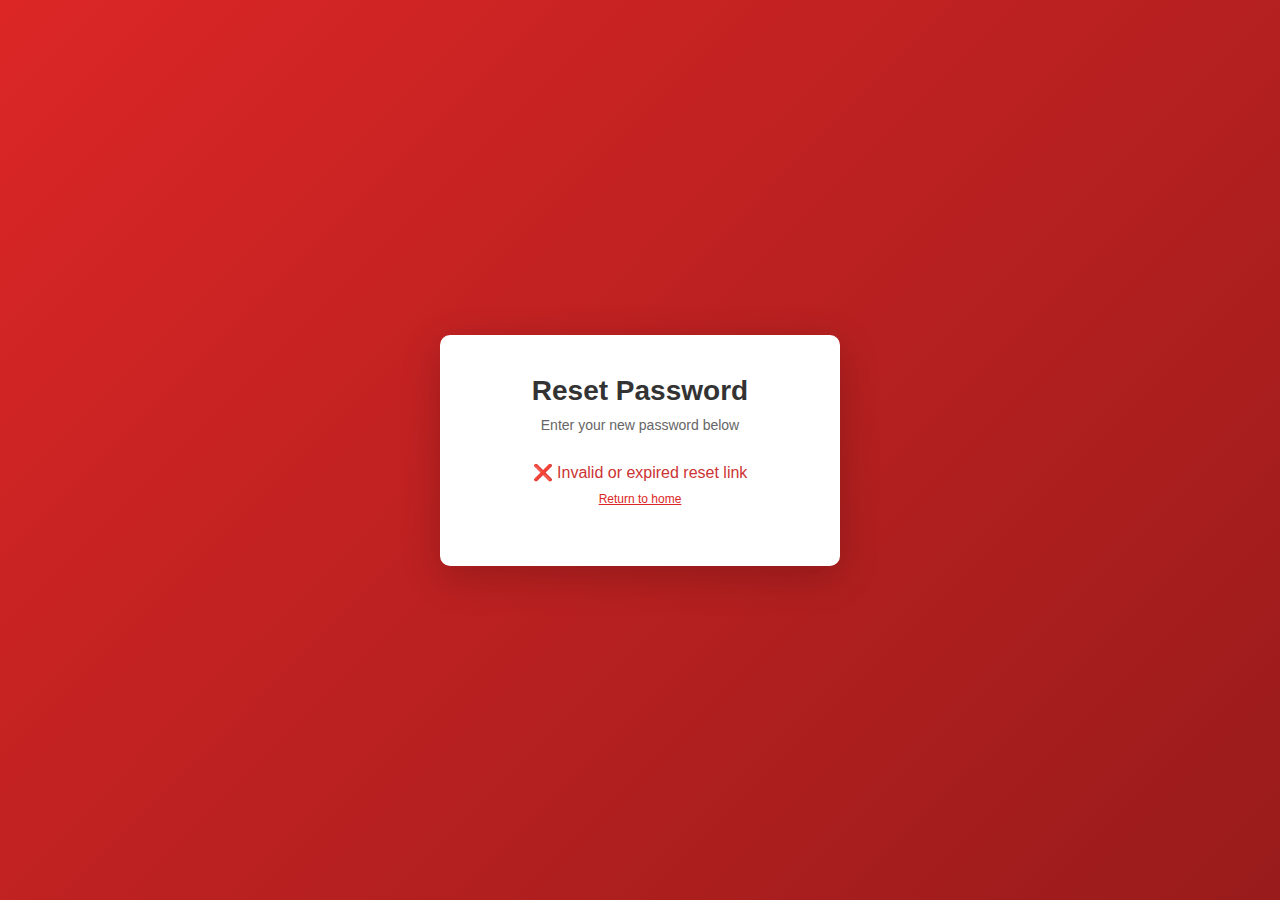
<file: reset-password.html>
<!DOCTYPE html>
<html lang="en">
<head>
    <meta charset="UTF-8">
    <meta name="viewport" content="width=device-width, initial-scale=1.0">
    <title>Reset Password - ChinaBridge Academy</title>
    <style>
        * {
            margin: 0;
            padding: 0;
            box-sizing: border-box;
        }

        body {
            font-family: 'Segoe UI', Tahoma, Geneva, Verdana, sans-serif;
            background: linear-gradient(135deg, #dc2626 0%, #991b1b 100%);
            min-height: 100vh;
            display: flex;
            justify-content: center;
            align-items: center;
            padding: 20px;
        }

        .reset-container {
            background: white;
            border-radius: 10px;
            box-shadow: 0 10px 40px rgba(0, 0, 0, 0.2);
            padding: 40px;
            max-width: 400px;
            width: 100%;
        }

        .reset-header {
            text-align: center;
            margin-bottom: 30px;
        }

        .reset-header h1 {
            color: #333;
            font-size: 28px;
            margin-bottom: 10px;
        }

        .reset-header p {
            color: #666;
            font-size: 14px;
        }

        .form-group {
            margin-bottom: 20px;
        }

        label {
            display: block;
            color: #333;
            font-weight: 500;
            margin-bottom: 8px;
            font-size: 14px;
        }

        input[type="password"],
        input[type="text"] {
            width: 100%;
            padding: 12px;
            border: 1px solid #ddd;
            border-radius: 5px;
            font-size: 14px;
            transition: border-color 0.3s;
        }

        input[type="password"]:focus,
        input[type="text"]:focus {
            outline: none;
            border-color: #dc2626;
            box-shadow: 0 0 0 3px rgba(220, 38, 38, 0.1);
        }

        .password-strength {
            font-size: 12px;
            margin-top: 5px;
            color: #666;
        }

        .strength-meter {
            height: 4px;
            background: #ddd;
            border-radius: 2px;
            margin-top: 5px;
            overflow: hidden;
        }

        .strength-bar {
            height: 100%;
            width: 0%;
            transition: width 0.3s, background-color 0.3s;
            border-radius: 2px;
        }

        .reset-btn {
            width: 100%;
            padding: 12px;
            background: linear-gradient(135deg, #dc2626 0%, #991b1b 100%);
            color: white;
            border: none;
            border-radius: 5px;
            font-size: 16px;
            font-weight: 600;
            cursor: pointer;
            transition: transform 0.2s, box-shadow 0.2s;
            margin-top: 10px;
        }

        .reset-btn:hover:not(:disabled) {
            transform: translateY(-2px);
            box-shadow: 0 5px 20px rgba(220, 38, 38, 0.4);
        }

        .reset-btn:disabled {
            opacity: 0.6;
            cursor: not-allowed;
        }

        .error-message {
            background-color: #fee;
            color: #c33;
            padding: 12px;
            border-radius: 5px;
            margin-bottom: 20px;
            display: none;
            border-left: 4px solid #c33;
            font-size: 14px;
        }

        .success-message {
            background-color: #efe;
            color: #3a3;
            padding: 12px;
            border-radius: 5px;
            margin-bottom: 20px;
            display: none;
            border-left: 4px solid #3a3;
            font-size: 14px;
        }

        .info-box {
            background: #fef2f2;
            padding: 12px;
            border-radius: 5px;
            margin-bottom: 20px;
            border-left: 4px solid #dc2626;
            font-size: 13px;
            color: #334;
        }

        .back-link {
            text-align: center;
            margin-top: 20px;
        }

        .back-link a {
            color: #dc2626;
            text-decoration: none;
            font-size: 14px;
        }

        .back-link a:hover {
            text-decoration: underline;
        }

        .invalid-token {
            text-align: center;
            color: #c33;
            margin: 20px 0;
        }

        .spinner {
            display: inline-block;
            width: 14px;
            height: 14px;
            border: 2px solid rgba(255, 255, 255, 0.3);
            border-top-color: white;
            border-radius: 50%;
            animation: spin 0.8s linear infinite;
            margin-right: 8px;
        }

        @keyframes spin {
            to { transform: rotate(360deg); }
        }
    </style>
</head>
<body>
    <div class="reset-container">
        <div class="reset-header">
            <h1>Reset Password</h1>
            <p>Enter your new password below</p>
        </div>

        <div id="invalidToken" class="invalid-token" style="display: none;">
            <p>❌ Invalid or expired reset link</p>
            <p style="font-size: 12px; margin-top: 10px;">
                    <a href="index.html" style="color: #dc2626;">Return to home</a>
            </p>
        </div>

        <div id="resetForm" style="display: none;">
            <div id="errorMessage" class="error-message"></div>
            <div id="successMessage" class="success-message"></div>

            <div class="info-box">
                ℹ️ Password must be at least 6 characters long
            </div>

            <form id="passwordResetForm">
                <div class="form-group">
                    <label for="newPassword">New Password</label>
                    <input 
                        type="password" 
                        id="newPassword" 
                        name="newPassword"
                        placeholder="Enter new password"
                        required
                        minlength="6"
                    >
                    <div class="strength-meter">
                        <div class="strength-bar" id="strengthBar"></div>
                    </div>
                    <div class="password-strength" id="strengthText"></div>
                </div>

                <div class="form-group">
                    <label for="confirmPassword">Confirm Password</label>
                    <input 
                        type="password" 
                        id="confirmPassword" 
                        name="confirmPassword"
                        placeholder="Confirm new password"
                        required
                        minlength="6"
                    >
                    <div id="matchError" style="color: #c33; font-size: 12px; margin-top: 5px; display: none;">
                        Passwords do not match
                    </div>
                </div>

                <button type="submit" class="reset-btn" id="resetBtn">Reset Password</button>
            </form>

            <div class="back-link">
                <a href="index.html">Back to Login</a>
            </div>
        </div>
    </div>

    <script>
        const API_BASE_URL = '/api';

        // Get token from URL
        const urlParams = new URLSearchParams(window.location.search);
        const token = urlParams.get('token');

        const resetForm = document.getElementById('resetForm');
        const invalidToken = document.getElementById('invalidToken');
        const passwordInput = document.getElementById('newPassword');
        const confirmInput = document.getElementById('confirmPassword');
        const matchError = document.getElementById('matchError');
        const strengthBar = document.getElementById('strengthBar');
        const strengthText = document.getElementById('strengthText');

        // Check if token exists
        if (!token) {
            invalidToken.style.display = 'block';
        } else {
            resetForm.style.display = 'block';
        }

        // Password strength meter
        passwordInput.addEventListener('input', function() {
            const password = this.value;
            let strength = 0;
            let strengthLevel = 'Weak';
            let strengthColor = '#dc2626';

            if (password.length >= 6) strength += 1;
            if (password.length >= 10) strength += 1;
            if (/[a-z]/.test(password) && /[A-Z]/.test(password)) strength += 1;
            if (/\d/.test(password)) strength += 1;
            if (/[!@#$%^&*]/.test(password)) strength += 1;

            if (strength <= 1) {
                strengthLevel = 'Weak';
                strengthColor = '#dc2626';
            } else if (strength <= 2) {
                strengthLevel = 'Fair';
                strengthColor = '#d97706';
            } else if (strength <= 3) {
                strengthLevel = 'Good';
                strengthColor = '#f59e0b';
            } else {
                strengthLevel = 'Strong';
                strengthColor = '#16a34a';
            }

            strengthBar.style.width = (strength * 20) + '%';
            strengthBar.style.backgroundColor = strengthColor;
            strengthText.textContent = `Strength: ${strengthLevel}`;
            strengthText.style.color = strengthColor;

            // Check password match
            if (confirmInput.value) {
                checkPasswordMatch();
            }
        });

        // Check password match
        function checkPasswordMatch() {
            if (confirmInput.value && passwordInput.value !== confirmInput.value) {
                matchError.style.display = 'block';
            } else {
                matchError.style.display = 'none';
            }
        }

        confirmInput.addEventListener('input', checkPasswordMatch);

        // Form submission
        document.getElementById('passwordResetForm').addEventListener('submit', async function(e) {
            e.preventDefault();

            const errorDiv = document.getElementById('errorMessage');
            const successDiv = document.getElementById('successMessage');
            const resetBtn = document.getElementById('resetBtn');

            // Clear messages
            errorDiv.style.display = 'none';
            successDiv.style.display = 'none';

            // Validate passwords match
            if (passwordInput.value !== confirmInput.value) {
                errorDiv.textContent = 'Passwords do not match';
                errorDiv.style.display = 'block';
                return;
            }

            if (passwordInput.value.length < 6) {
                errorDiv.textContent = 'Password must be at least 6 characters';
                errorDiv.style.display = 'block';
                return;
            }

            resetBtn.disabled = true;
            resetBtn.innerHTML = '<span class="spinner"></span>Resetting...';

            try {
                const response = await fetch(`${API_BASE_URL}/reset-password`, {
                    method: 'POST',
                    headers: {
                        'Content-Type': 'application/json'
                    },
                    body: JSON.stringify({
                        token: token,
                        password: passwordInput.value
                    })
                });

                const data = await response.json();

                if (response.ok) {
                    successDiv.textContent = '✓ Password reset successfully! Redirecting to login...';
                    successDiv.style.display = 'block';
                    
                    setTimeout(() => {
                        window.location.href = 'index.html';
                    }, 2000);
                } else {
                    errorDiv.textContent = data.error || 'Failed to reset password';
                    errorDiv.style.display = 'block';
                }
            } catch (error) {
                errorDiv.textContent = 'Error: ' + error.message;
                errorDiv.style.display = 'block';
            } finally {
                resetBtn.disabled = false;
                resetBtn.innerHTML = 'Reset Password';
            }
        });
    </script>
</body>
</html>
</file>
<file: styles.css>
:root {
  color-scheme: light;
  --text-primary: #111827;
  --text-secondary: #4b5563;
  --accent: #dc2626;
  --accent-dark: #991b1b;
  --accent-soft: #fee2e2;
  --accent-gold: #d97706;
  --surface: #ffffff;
  --surface-muted: #f3f4f6;
  --border: #e5e7eb;
  --shadow: 0 24px 60px rgba(15, 23, 42, 0.12);
  font-family: "Manrope", sans-serif;
}

* {
  box-sizing: border-box;
  margin: 0;
  padding: 0;
}

body {
  background: #f8fafc;
  color: var(--text-primary);
  line-height: 1.6;
}

a {
  text-decoration: none;
  color: inherit;
}

button {
  font-family: inherit;
  border: none;
  cursor: pointer;
}

.site-header {
  background: var(--surface);
  border-bottom: 1px solid var(--border);
  position: sticky;
  top: 0;
  z-index: 10;
}

.nav {
  max-width: 1200px;
  margin: 0 auto;
  padding: 20px 32px;
  display: flex;
  align-items: center;
  justify-content: space-between;
  gap: 20px;
}

.logo {
  font-weight: 700;
  font-size: 1.25rem;
  color: var(--text-primary);
}

.nav-links {
  display: flex;
  gap: 24px;
  color: var(--text-secondary);
  font-weight: 500;
}

.nav-cta {
  background: var(--accent);
  color: white;
  padding: 10px 18px;
  border-radius: 999px;
  font-weight: 600;
}

main {
  max-width: 1200px;
  margin: 0 auto;
  padding: 60px 32px 100px;
  display: flex;
  flex-direction: column;
  gap: 80px;
}

.hero {
  display: grid;
  grid-template-columns: repeat(auto-fit, minmax(300px, 1fr));
  gap: 40px;
  align-items: center;
}

.eyebrow {
  text-transform: uppercase;
  letter-spacing: 0.2em;
  font-size: 0.75rem;
  font-weight: 600;
  color: var(--accent-dark);
}

.hero h1 {
  font-size: clamp(2.4rem, 4vw, 3.5rem);
  line-height: 1.1;
  margin: 16px 0;
}

.hero-subtitle {
  color: var(--text-secondary);
  margin-bottom: 24px;
}

.hero-actions {
  display: flex;
  gap: 16px;
  margin-bottom: 32px;
  flex-wrap: wrap;
}

.primary {
  background: var(--accent);
  color: white;
  padding: 12px 24px;
  border-radius: 12px;
  font-weight: 600;
}

.secondary {
  background: var(--accent-soft);
  color: var(--accent-dark);
  padding: 12px 24px;
  border-radius: 12px;
  font-weight: 600;
}

.hero-stats {
  display: flex;
  gap: 24px;
  flex-wrap: wrap;
}

.hero-stats h3 {
  font-size: 1.4rem;
}

.hero-stats p {
  color: var(--text-secondary);
  font-size: 0.9rem;
}

.hero-card {
  background: var(--surface);
  border-radius: 24px;
  padding: 24px;
  box-shadow: var(--shadow);
  display: flex;
  flex-direction: column;
  gap: 20px;
}

.hero-card-header {
  display: flex;
  justify-content: space-between;
  align-items: center;
  font-weight: 600;
}

.hero-card-header span {
  background: #d97706;
  color: white;
  font-size: 0.75rem;
  padding: 4px 10px;
  border-radius: 999px;
}

.hero-card-body {
  display: flex;
  flex-direction: column;
  gap: 18px;
}

.progress-bar {
  background: var(--surface-muted);
  border-radius: 999px;
  height: 8px;
  margin: 8px 0;
  overflow: hidden;
}

.progress-fill {
  background: var(--accent);
  height: 100%;
  width: 72%;
}

.session {
  background: var(--surface-muted);
  border-radius: 16px;
  padding: 16px;
}

.session button {
  margin-top: 12px;
  background: var(--accent-dark);
  color: white;
  padding: 10px 16px;
  border-radius: 12px;
}

.section {
  display: flex;
  flex-direction: column;
  gap: 32px;
}

.section-heading {
  max-width: 640px;
}

.section-heading p {
  color: var(--text-secondary);
  margin-top: 12px;
}

.grid {
  display: grid;
  gap: 24px;
}

.grid.three {
  grid-template-columns: repeat(auto-fit, minmax(240px, 1fr));
}

.card,
.profile,
.pricing-card {
  background: var(--surface);
  border-radius: 20px;
  padding: 24px;
  border: 1px solid var(--border);
  display: flex;
  flex-direction: column;
  gap: 14px;
}

.card ul,
.pricing-card ul {
  list-style: none;
  color: var(--text-secondary);
  display: grid;
  gap: 8px;
}

.highlight {
  background: var(--accent-dark);
  color: white;
  padding: 50px;
  border-radius: 28px;
  display: grid;
  grid-template-columns: repeat(auto-fit, minmax(260px, 1fr));
  gap: 40px;
  align-items: center;
}

.highlight p {
  color: rgba(255, 255, 255, 0.8);
}

.highlight-list {
  display: grid;
  gap: 18px;
  margin-top: 24px;
}

.highlight-card {
  background: rgba(255, 255, 255, 0.15);
  border-radius: 20px;
  padding: 24px;
  backdrop-filter: blur(12px);
  display: grid;
  gap: 16px;
}

.highlight-card .metric {
  display: flex;
  justify-content: space-between;
  font-weight: 600;
}

.profile-meta {
  display: flex;
  justify-content: space-between;
  color: var(--text-secondary);
}

.profile button {
  align-self: flex-start;
  background: var(--accent-soft);
  color: var(--accent-dark);
  padding: 10px 16px;
  border-radius: 12px;
}

.pricing-card .price {
  font-size: 2rem;
  font-weight: 700;
}

.pricing-card .price span {
  font-size: 1rem;
  color: var(--text-secondary);
}

.pricing-card button {
  background: var(--accent);
  color: white;
  padding: 12px 16px;
  border-radius: 12px;
}

.pricing-card.featured {
  border: 2px solid var(--accent);
  box-shadow: var(--shadow);
}

.badge {
  background: var(--accent-soft);
  color: var(--accent-dark);
  align-self: flex-start;
  padding: 6px 12px;
  border-radius: 999px;
  font-size: 0.8rem;
  font-weight: 600;
}

.cta {
  background: var(--surface);
  border-radius: 28px;
  padding: 40px;
  display: grid;
  grid-template-columns: repeat(auto-fit, minmax(260px, 1fr));
  gap: 32px;
  border: 1px solid var(--border);
}

.cta-form {
  display: grid;
  gap: 16px;
}

.cta-form label {
  font-size: 0.9rem;
  color: var(--text-secondary);
  display: grid;
  gap: 6px;
}

.cta-form input {
  padding: 12px 14px;
  border-radius: 12px;
  border: 1px solid var(--border);
  font-size: 1rem;
}

.cta-form button {
  background: var(--accent-dark);
  color: white;
  padding: 12px 16px;
  border-radius: 12px;
  font-weight: 600;
}

.cta-form small {
  color: var(--text-secondary);
}

.site-footer {
  background: var(--surface);
  border-top: 1px solid var(--border);
  padding: 32px;
  display: flex;
  flex-direction: column;
  gap: 16px;
  align-items: center;
  text-align: center;
}

.footer-links {
  display: flex;
  gap: 20px;
  color: var(--text-secondary);
}

/* Authentication Styles */
.auth-container {
  max-width: 500px;
  margin: 0 auto;
}

.auth-tabs {
  display: flex;
  gap: 0;
  margin-bottom: 24px;
  border-bottom: 2px solid var(--border);
}

.auth-tab {
  flex: 1;
  padding: 12px 16px;
  background: none;
  border: none;
  border-bottom: 3px solid transparent;
  cursor: pointer;
  font-weight: 600;
  color: var(--text-secondary);
  transition: all 0.3s ease;
}

.auth-tab.active {
  color: var(--accent);
  border-bottom-color: var(--accent);
}

.auth-form {
  display: none;
}

.auth-form.active {
  display: block;
}

.auth-form h3 {
  margin-bottom: 20px;
  color: var(--text-primary);
}

.form-row {
  display: grid;
  grid-template-columns: 1fr 1fr;
  gap: 16px;
}

.error-message {
  background: #fee;
  color: #c33;
  padding: 12px 14px;
  border-radius: 8px;
  margin-bottom: 16px;
  font-size: 0.9rem;
  border-left: 4px solid #c33;
}

.success-message {
  background: #efe;
  color: #3c3;
  padding: 12px 14px;
  border-radius: 8px;
  margin-bottom: 16px;
  font-size: 0.9rem;
  border-left: 4px solid #3c3;
}

.cta-form button:disabled {
  opacity: 0.7;
  cursor: not-allowed;
}

@media (max-width: 768px) {
  .nav {
    flex-direction: column;
    align-items: flex-start;
  }

  .nav-links {
    flex-wrap: wrap;
  }

  main {
    padding: 40px 24px 80px;
  }

  .highlight {
    padding: 32px;
  }

  .form-row {
    grid-template-columns: 1fr;
  }
}
</file>
